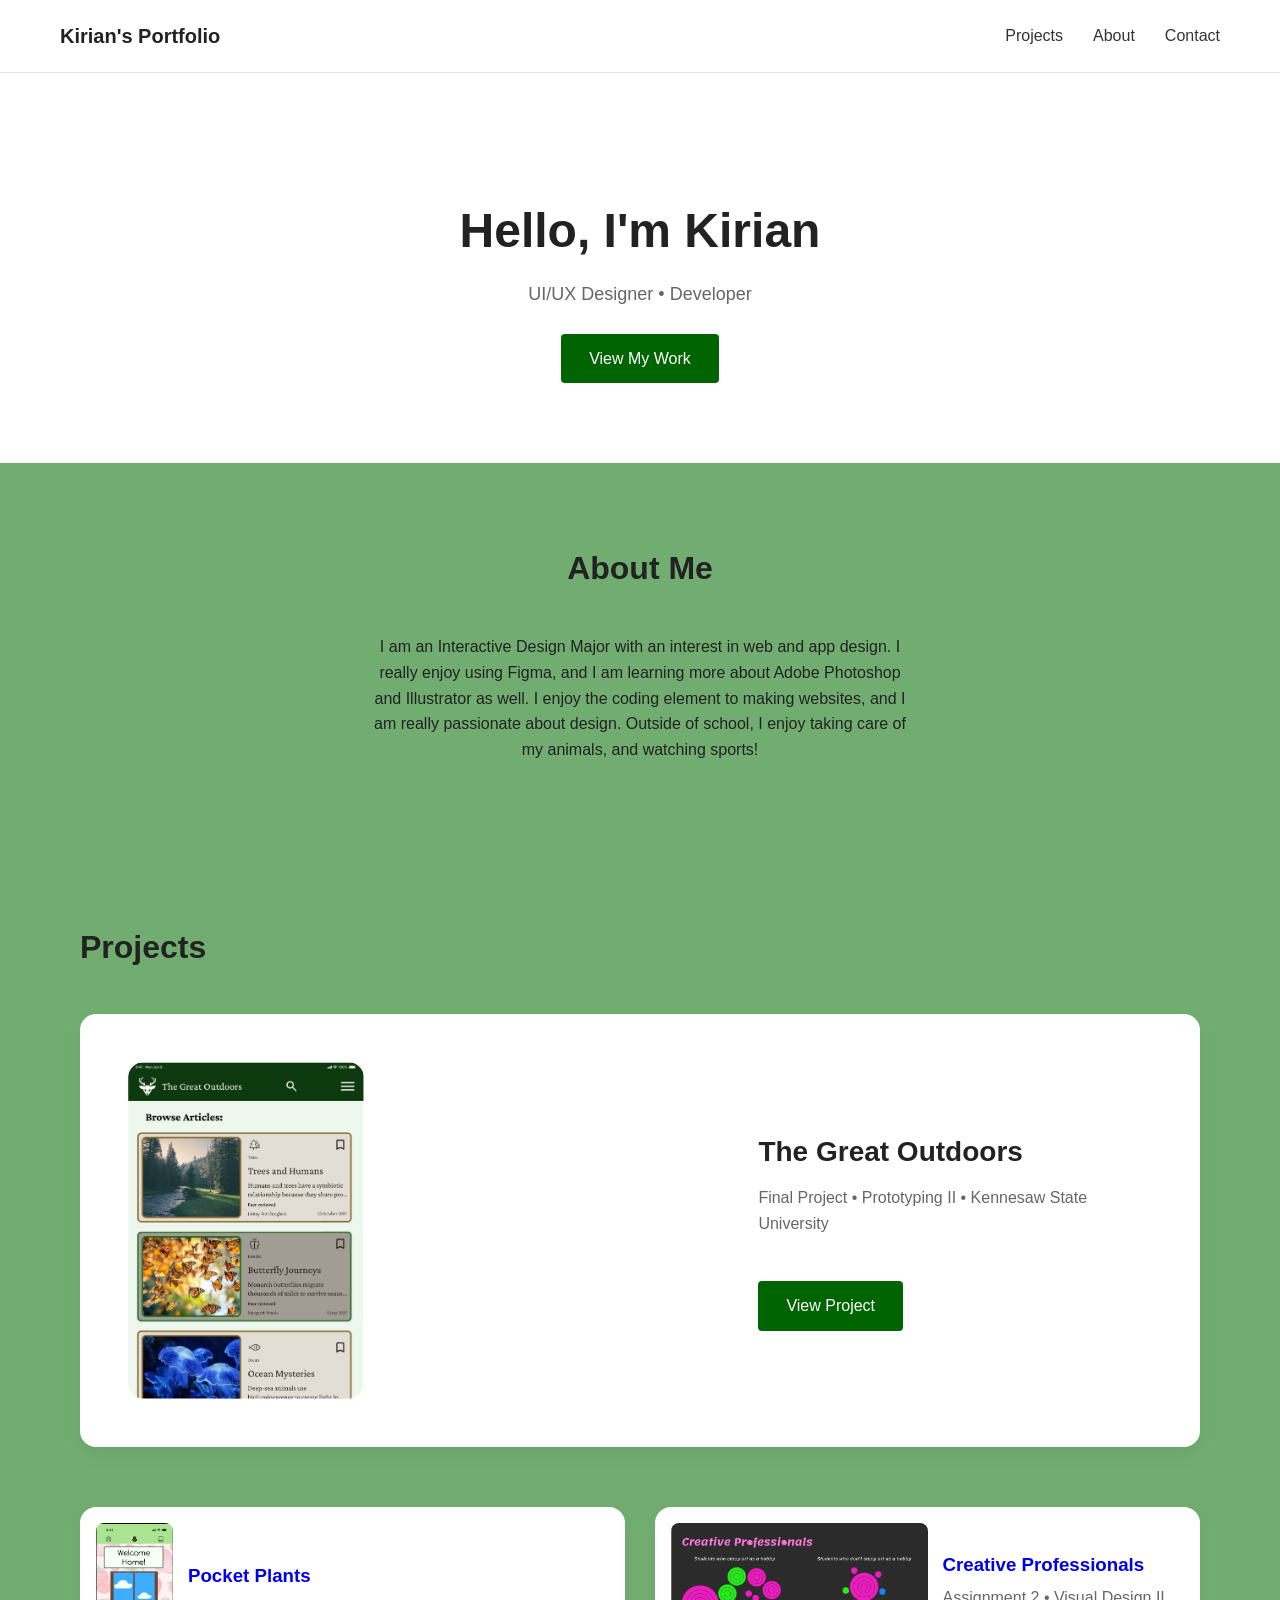
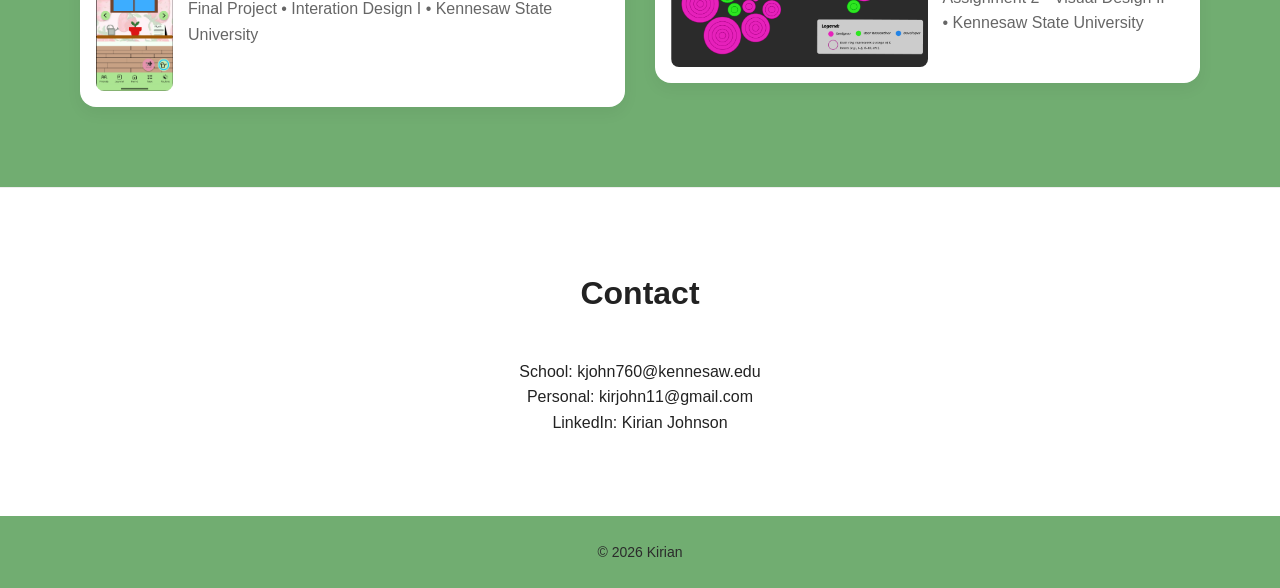
<file: code_files/index.html>
<!DOCTYPE html>
<html lang="en">

<head>
    <meta charset="UTF-8">
    <meta name="viewport" content="width=device-width, initial-scale=1.0">
    <title>Portfolio</title>
    <link rel="stylesheet" href="global.css">
</head>

<body>

    <header>
        <nav class="navbar">
            <h1 class="logo">Kirian's Portfolio</h1>

            <ul class="nav-links">
                <li><a href="#projects">Projects</a></li>
                <li><a href="#about">About</a></li>
                <li><a href="#contact">Contact</a></li>
            </ul>
        </nav>
    </header>

    <!-- Hero Section -->
    <section class="hero">
        <div class="hero-text">
            <h2>Hello, I'm Kirian</h2>
            <p>UI/UX Designer • Developer</p>
            <a href="#projects" class="btn">View My Work</a>
        </div>
    </section>

    <!-- About -->
    <section id="about" class="about">
        <h2>About Me</h2>
        <p>
            I am an Interactive Design Major with an interest in web and app design. I really enjoy using Figma,
            and I am learning more about Adobe Photoshop and Illustrator as well. I enjoy the
            coding element to making websites, and I am really passionate about design.

            Outside of school, I enjoy taking care of my animals, and watching sports!
        </p>
    </section>


    <section class="projects" id="projects">

        <h2>Projects</h2>

        <!-- FEATURED PROJECT -->
        <div class="featured-project">

            <img src="/project_images/tablet.png" alt="image of my tablet interface" class="featured-project_img">

            <div class="featured-text">
                <h3>The Great Outdoors</h3>
                <p>Final Project • Prototyping II • Kennesaw State University</p>
                <a href="project1.html" class="btn">View Project</a>
            </div>

        </div>


        <!-- SMALLER PROJECTS -->
        <div class="project-grid">

            <a href="project2.html" class="card_link">
                <div class="project-card">
                    <img src="/project_images/PocketPlants.png">

                    <div class="project_card_contents">
                        <h3>Pocket Plants</h3>
                        <p>Final Project • Interation Design I • Kennesaw State University</p>
                    </div>

                </div>
            </a>

            <a href="project3.html" class="card_link">
                <div class="project-card">
                    <img src="/project_images/datavis.png" id="project-card_landscape_img">

                    <div class="project_card_contents">
                        <h3>Creative Professionals</h3>
                        <p>Assignment 2 • Visual Design II • Kennesaw State University</p>
                    </div>
                </div>
            </a>

            <!--
            <div class="project-card">
                <img src="https://via.placeholder.com/300x200">
                <h3>Project Three</h3>
                <p>Lorem ipsum description.</p>
            </div>

            <div class="project-card">
                <img src="https://via.placeholder.com/300x200">
                <h3>Project Four</h3>
                <p>Lorem ipsum description.</p>
            </div>
            -->
        </div>

    </section>

    <!-- Contact -->
    <section id="contact" class="contact">
        <h2>Contact</h2>
        <p>School: kjohn760@kennesaw.edu</p>
        <p>Personal: kirjohn11@gmail.com</p>
        <p>LinkedIn: Kirian Johnson</p>
    </section>

    <!-- Footer -->
    <footer>
        <p>© 2026 Kirian</p>
    </footer>

</body>

</html>
</file>
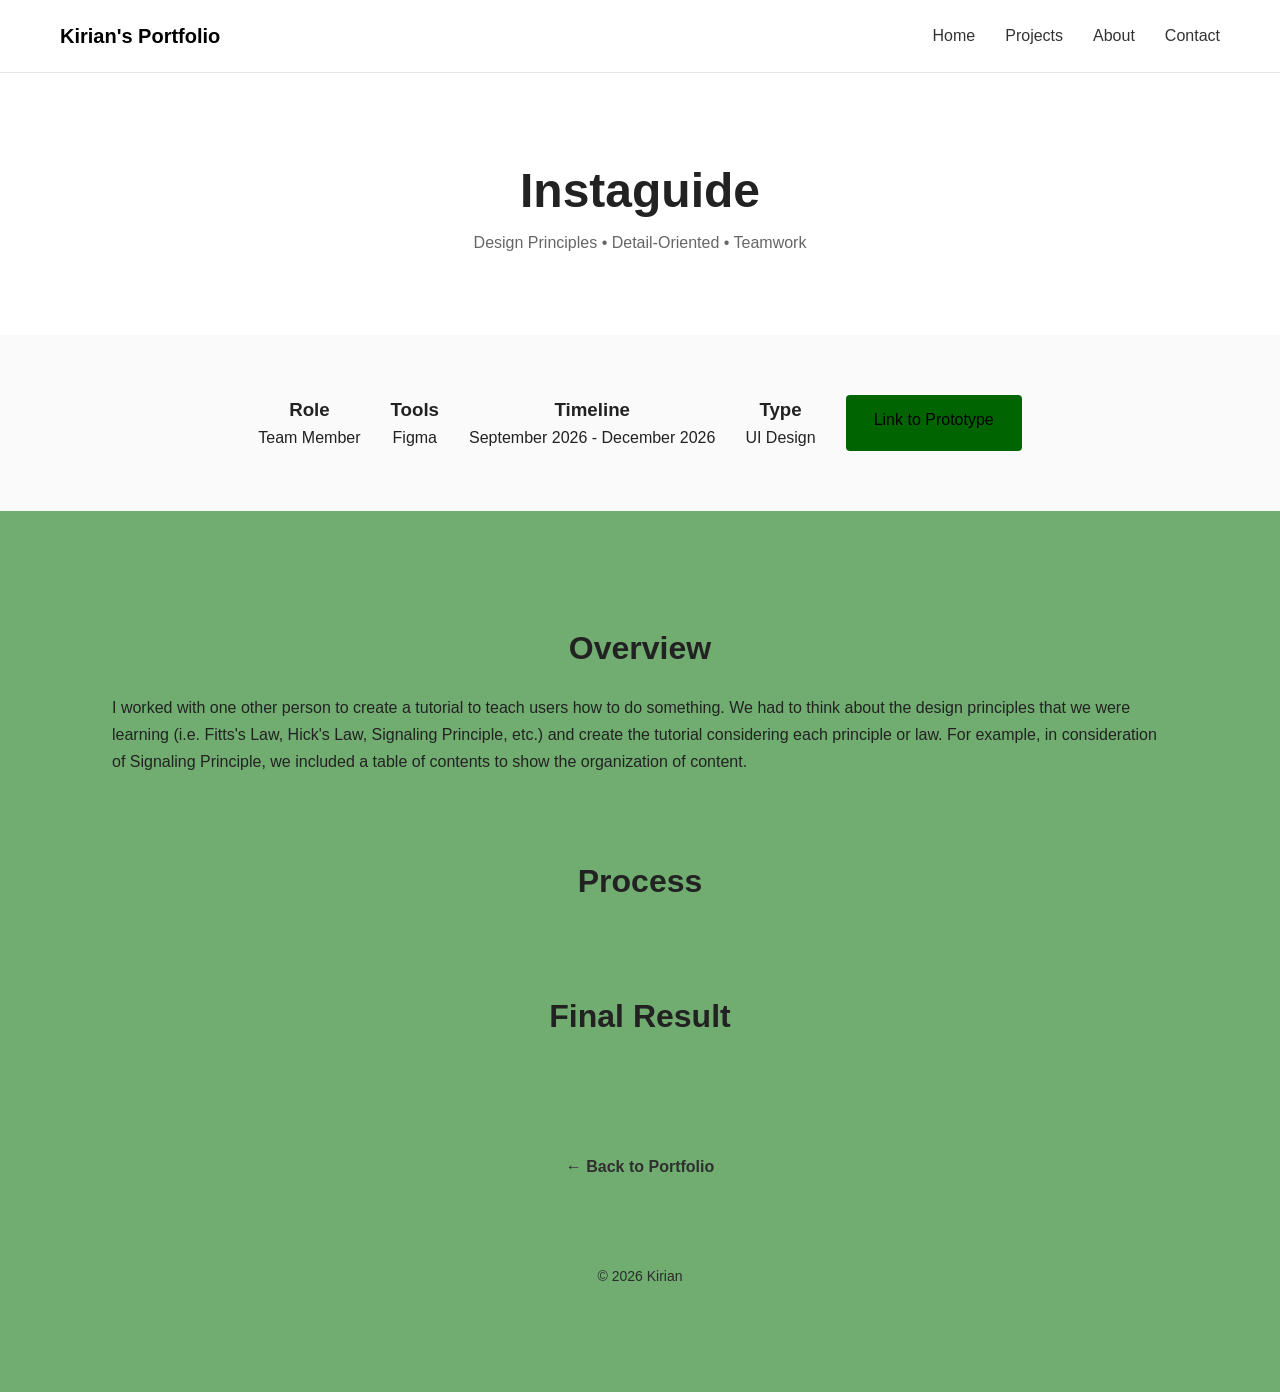
<file: project1.html>
<!DOCTYPE html>
<html lang="en">

<head>
    <meta charset="UTF-8">
    <meta name="viewport" content="width=device-width, initial-scale=1.0">
    <title>Project Title</title>
    <link rel="stylesheet" href="global.css">
</head>

<body>

    <!-- NAVBAR -->
    <header>
        <nav class="navbar">
            <a href="index.html" >
                <h1 class="logo">Kirian's Portfolio</h1>
            </a>

            <ul class="nav-links">
                <li><a href="index.html">Home</a></li>
                <li><a href="index.html#projects">Projects</a></li>
                <li><a href="index.html#about">About</a></li>
                <li><a href="index.html#contact">Contact</a></li>
            </ul>
        </nav>
    </header>


    <!-- PROJECT HERO -->
    <section class="project-hero">

        <div id="project_description">
            <h1 project-hero h1>Instaguide</h1>
            <p class="project-subtitle">
                Design Principles • Detail-Oriented • Teamwork
            </p>
        </div>

    </section>


    <!-- PROJECT DETAILS -->
    <section class="project-details">

        <div class="details-row">

            <div>
                <h3>Role</h3>
                <p>Team Member</p>
            </div>

            <div>
                <h3>Tools</h3>
                <p>Figma</p>
            </div>

            <div>
                <h3>Timeline</h3>
                <p>September 2026 - December 2026</p>
            </div>

            <div>
                <h3>Type</h3>
                <p>UI Design</p>
            </div>

            <div class="btn">
                <a href=""
                    target="_blank">Link to Prototype</a>
            </div>

        </div>

    </section>


    <!--Bottom half of the page-->
    <section class="bottom_half">
        <!-- PROJECT OVERVIEW -->
        <section class="project-section">

            <h2>Overview</h2>

            <p>
                I worked with one other person to create a tutorial to teach users how to do something.
                We had to think about the design principles that we were learning (i.e. Fitts's Law, Hick's
                Law, Signaling Principle, etc.) and create the tutorial considering each principle or law. For example,
                in consideration of Signaling Principle, we included a table of contents to show the organization
                of content.
            </p>

        </section>


        <!-- PROCESS -->
        <section class="project-section">

            <h2>Process</h2>

            <p>
                
            </p>

        </section>


        <!-- FINAL RESULT -->
        <section class="project-section">
            <h2>Final Result</h2>
            
        </section>


        <!-- BACK LINK -->
        <section class="back-link">

            <a href="index.html#projects" class="link">← Back to Portfolio</a>

        </section>


        <footer>
            <p>© 2026 Kirian</p>
        </footer>
    </section>
</body>

</html>
</file>
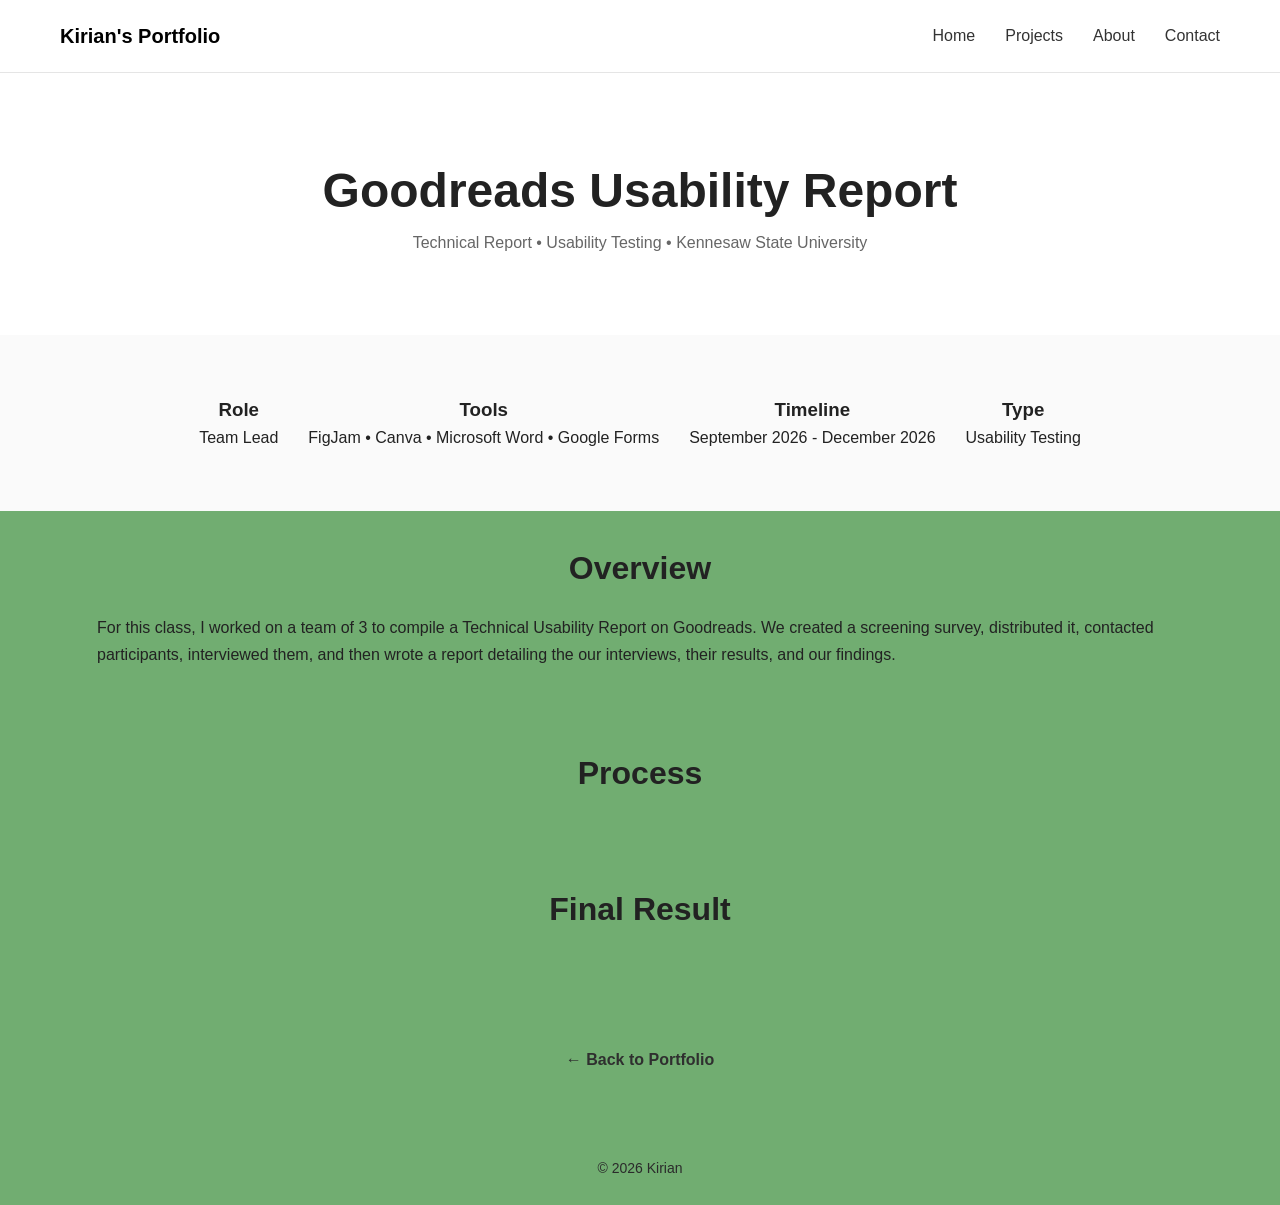
<file: project3.html>
<!DOCTYPE html>
<html lang="en">

<head>
    <meta charset="UTF-8">
    <meta name="viewport" content="width=device-width, initial-scale=1.0">
    <title>Creative Professionals</title>
    <link rel="stylesheet" href="global.css">
</head>

<body>

    <!-- NAVBAR -->
    <header>
        <nav class="navbar">
            <a href="index.html" >
                <h1 class="logo">Kirian's Portfolio</h1>
            </a>

            <ul class="nav-links">
                <li><a href="index.html">Home</a></li>
                <li><a href="index.html#projects">Projects</a></li>
                <li><a href="index.html#about">About</a></li>
                <li><a href="index.html#contact">Contact</a></li>
            </ul>
        </nav>
    </header>


    <!-- PROJECT HERO -->
    <section class="project-hero">

        <div id="project_description">
            <h1>Goodreads Usability Report</h1>
            <p class="project-subtitle">
                Technical Report • Usability Testing • Kennesaw State University
            </p>
        </div>


    </section>


    <!-- PROJECT DETAILS -->
    <section class="project-details">

        <div class="details-row">

            <div>
                <h3>Role</h3>
                <p>Team Lead</p>
            </div>

            <div>
                <h3>Tools</h3>
                <p>FigJam • Canva • Microsoft Word • Google Forms</p>
            </div>

            <div>
                <h3>Timeline</h3>
                <p>September 2026 - December 2026</p>
            </div>

            <div>
                <h3>Type</h3>
                <p>Usability Testing</p>
            </div>
        </div>

    </section>


    <!-- PROJECT OVERVIEW -->
    <section class="project-section">

        <h2>Overview</h2>

        <p>
            For this class, I worked on a team of 3 to compile a Technical Usability Report on
            Goodreads. We created a screening survey, distributed it, contacted participants,
            interviewed them, and then wrote a report detailing the our interviews, their results,
            and our findings.
        </p>

    </section>


    <!-- PROCESS -->
    <section class="project-section">

        <h2>Process</h2>

       
    </section>

    <!-- FINAL RESULT -->
    <section class="project-section">

        <h2>Final Result</h2>

        <!--Embed the magazine format of the report here-->

    </section>


    <!-- BACK LINK -->
    <section class="back-link">

        <a href="index.html#projects" class="link">← Back to Portfolio</a>

    </section>


    <footer>
        <p>© 2026 Kirian</p>
    </footer>

</body>

</html>
</file>
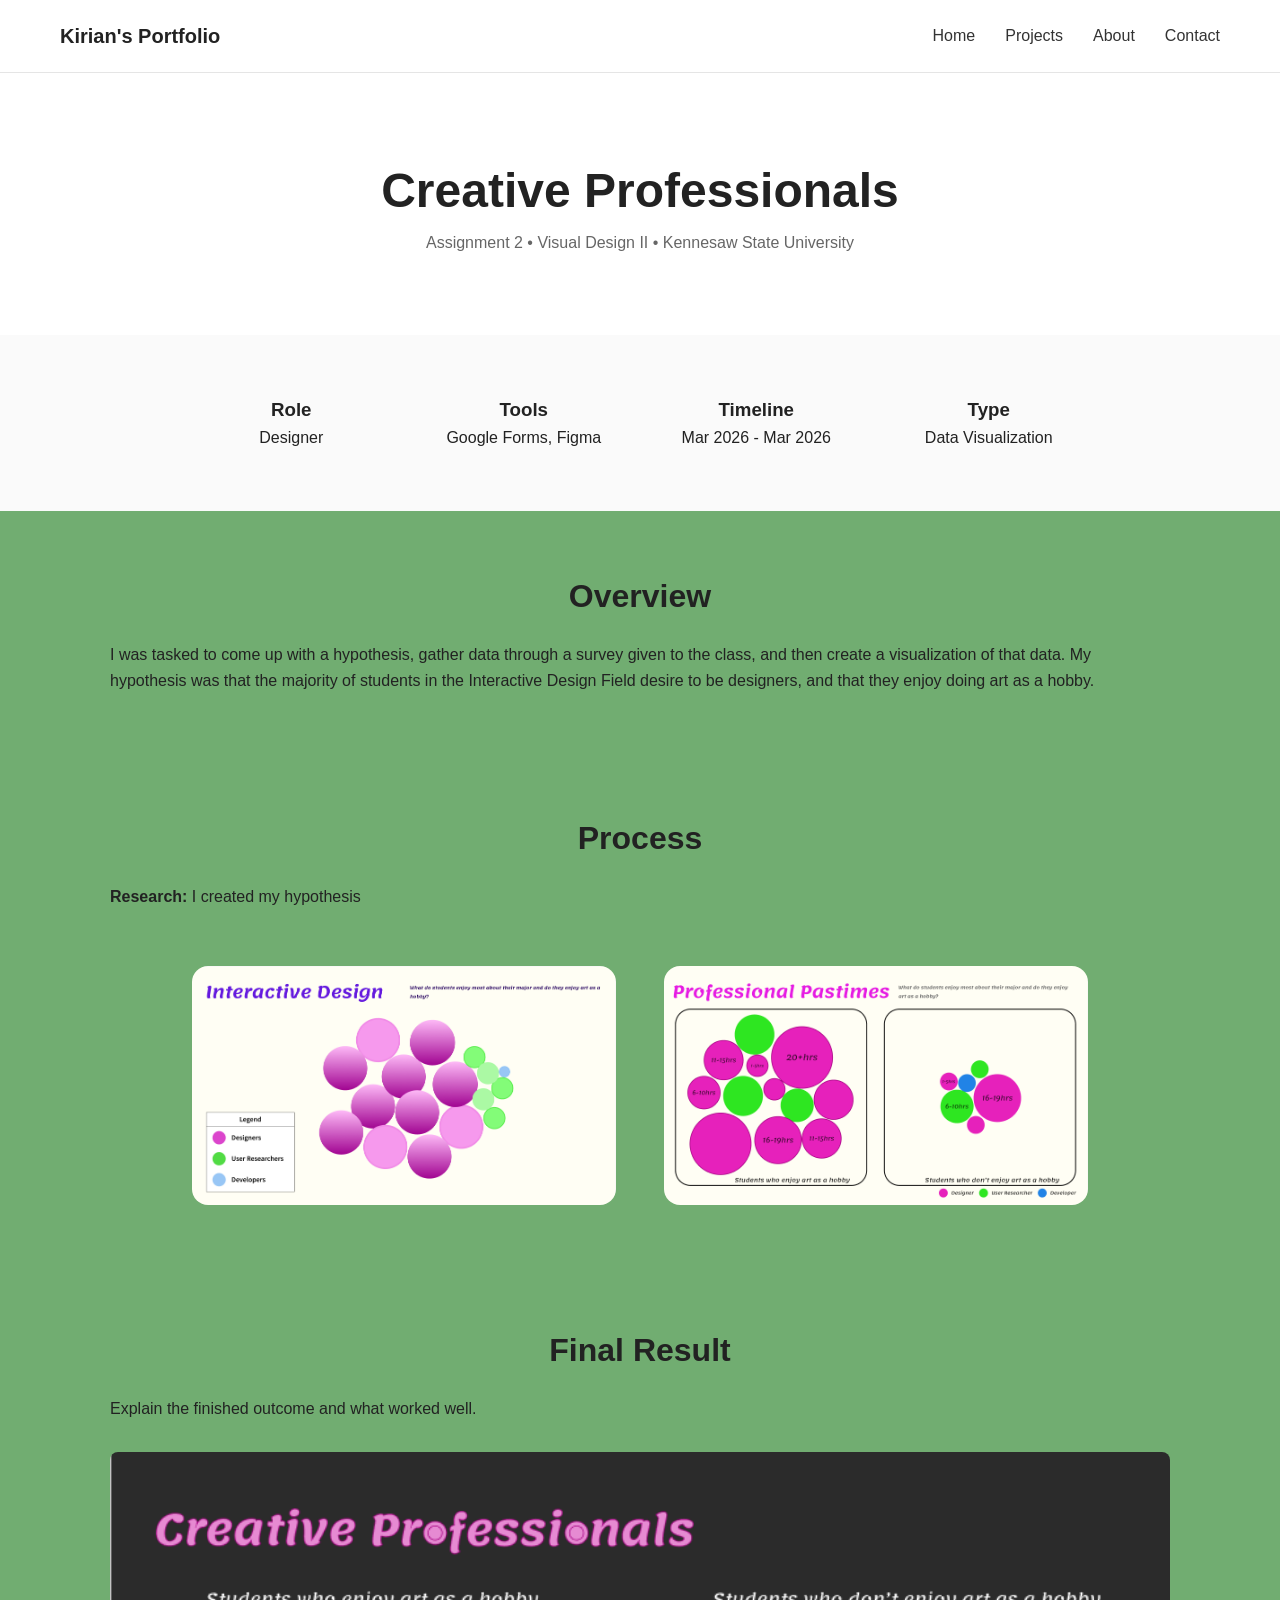
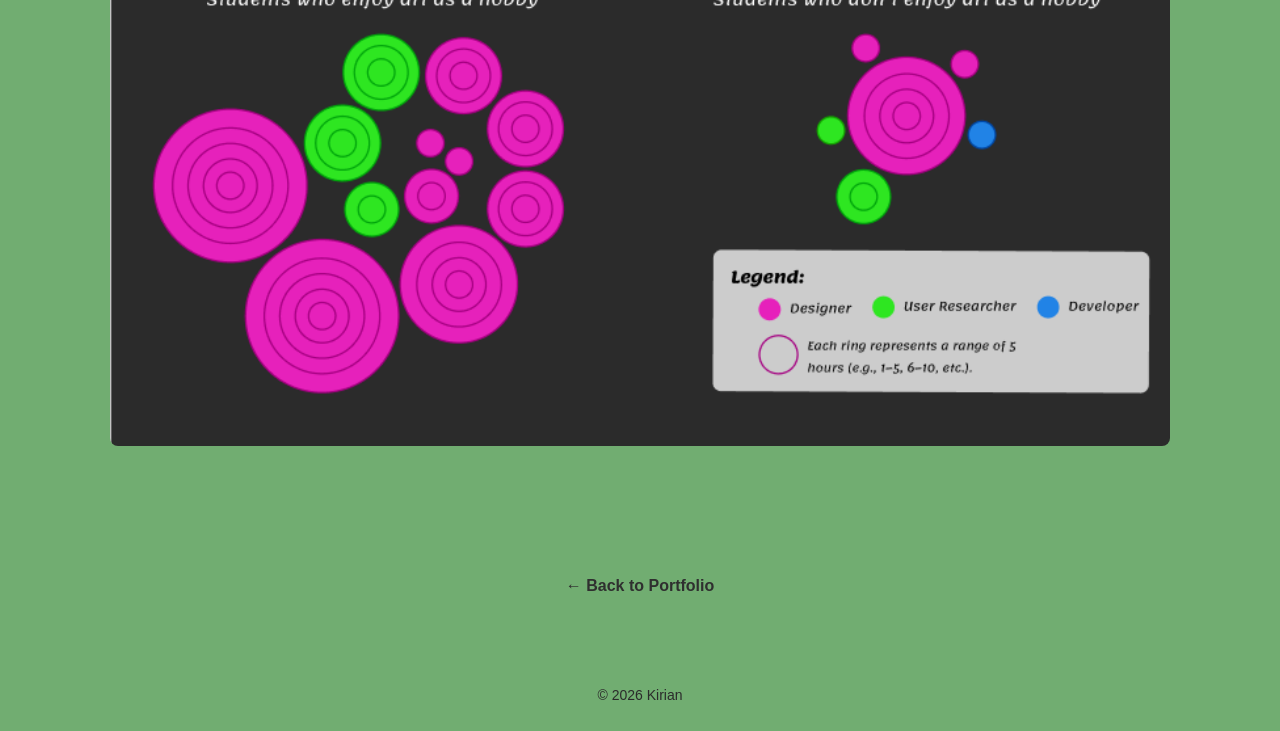
<file: code_files/project3.html>
<!DOCTYPE html>
<html lang="en">

<head>
    <meta charset="UTF-8">
    <meta name="viewport" content="width=device-width, initial-scale=1.0">
    <title>Creative Professionals</title>
    <link rel="stylesheet" href="global.css">
</head>

<body>

    <!-- NAVBAR -->
    <header>
        <nav class="navbar">
            <h1 class="logo">Kirian's Portfolio</h1>

            <ul class="nav-links">
                <li><a href="index.html">Home</a></li>
                <li><a href="index.html#projects">Projects</a></li>
                <li><a href="index.html#about">About</a></li>
                <li><a href="index.html#contact">Contact</a></li>
            </ul>
        </nav>
    </header>


    <!-- PROJECT HERO -->
    <section class="project-hero">

        <div id="project_description">
            <h1>Creative Professionals</h1>
            <p class="project-subtitle">
                Assignment 2 • Visual Design II • Kennesaw State University
            </p>
        </div>


    </section>


    <!-- PROJECT DETAILS -->
    <section class="project-details">

        <div class="details-grid">

            <div>
                <h3>Role</h3>
                <p>Designer</p>
            </div>

            <div>
                <h3>Tools</h3>
                <p>Google Forms, Figma</p>
            </div>

            <div>
                <h3>Timeline</h3>
                <p>Mar 2026 - Mar 2026</p>
            </div>

            <div>
                <h3>Type</h3>
                <p>Data Visualization</p>
            </div>
        </div>

    </section>


    <!-- PROJECT OVERVIEW -->
    <section class="project-section">

        <h2>Overview</h2>

        <p>
            I was tasked to come up with a hypothesis, gather data through a survey given to the class,
            and then create a visualization of that data. My hypothesis was that the majority of students
            in the Interactive Design Field desire to be designers, and that they enjoy doing art as a hobby.
        </p>

    </section>


    <!-- PROCESS -->
    <section class="project-section">

        <h2>Process</h2>

        <p>
            <b>Research:</b> I created my hypothesis 

        </p>

        <div class="image-row" id="datavis">

            <img src="/project_images/early.png">
            <img src="/project_images/middle.png">

        </div>

    </section>


    <!-- FINAL RESULT -->
    <section class="project-section">

        <h2>Final Result</h2>

        <p>
            Explain the finished outcome and what worked well.
        </p>

        <img class="full-image" src="/project_images/datavis.png">

    </section>


    <!-- BACK LINK -->
    <section class="back-link">

        <a href="index.html" class="link">← Back to Portfolio</a>

    </section>


    <footer>
        <p>© 2026 Kirian</p>
    </footer>

</body>

</html>
</file>
<file: code_files/global.css>
* {
    margin: 0;
    padding: 0;
    box-sizing: border-box;
    font-family: Arial, Helvetica, sans-serif;
}

body {
    background-color: #71ad71;
    color: #222;
    line-height: 1.6;
}

/* NAVBAR */
header {
    position: sticky;
    top: 0;
}

.navbar {
    display: flex;
    justify-content: space-between;
    align-items: center;
    padding: 20px 60px;
    background: white;
    border-bottom: 1px solid #e5e5e5;
    z-index: 1000;
}

.logo {
    font-size: 20px;
    font-weight: bold;
}

.nav-links {
    list-style: none;
    display: flex;
    gap: 30px;
}

.nav-links a {
    text-decoration: none;
    color: #333;
    font-weight: 500;
    transition: color .2s;
}

.nav-links a:hover {
    color: rgb(19, 222, 12);
}

/* HERO */

.hero {
    padding: 120px 40px 80px 40px;
    text-align: center;
    background: white;
}

.hero h2 {
    font-size: 48px;
    margin-bottom: 10px;
}

.hero p {
    font-size: 18px;
    color: #666;
}

.btn {
    display: inline-block;
    margin-top: 25px;
    padding: 12px 28px;
    background: darkgreen;
    color: white;
    text-decoration: none;
    border-radius: 4px;
    transition: .2s;
}

.btn:hover {
    background: rgb(0, 62, 0);
}

/* SECTION */

section {
    padding: 80px 80px;
}

h2 {
    margin-bottom: 40px;
    font-size: 32px;
}

/* FEATURED PROJECT */

.featured-project {
    display: grid;
    grid-template-columns: 1.5fr 1fr;
    gap: 40px;
    margin-bottom: 60px;
    align-items: center;
    background: white;
    padding: 3rem;
    border-radius: 1rem;
    box-shadow: 0 8px 20px rgba(0, 0, 0, 0.05);
}

.featured-project_img {
    width: 40%;
    border-radius: 1rem;
}

.featured-text h3 {
    font-size: 28px;
    margin-bottom: 10px;
}

.featured-text p {
    color: #666;
    margin-bottom: 20px;
}

/* PROJECT GRID */

.project-grid {
    display: grid;
    grid-template-columns: repeat(auto-fit, minmax(250px, 1fr));
    gap: 30px;
}

.project-card {
    background: white;
    border-radius: 1rem;
    overflow: hidden;
    box-shadow: 0 6px 16px rgba(0, 0, 0, 0.05);
    transition: transform .25s, box-shadow .25s;
    padding: 1rem;
}

.project-card img {
    width: 100%;
    display: block;
    border-radius: 0.5rem;
}

.project-card h3 {
    padding: 15px 15px 5px 15px;
}

.project-card p {
    padding: 0 15px 20px 15px;
    color: #666;
}

.project-card:hover {
    transform: translateY(-6px);
    box-shadow: 0 10px 24px rgba(0, 0, 0, 0.08);
}

/* ABOUT */

.about {
    max-width: 700px;
    margin: auto;
    text-align: center;
}

/*Project cards*/
.project-card{
    display: flex;
    flex-direction: row;
}

.project_card_contents{
    align-self: center;
}

.card_link{
    text-decoration: none;
}

.project-card img{
    width: 15%;
    height: auto;
}

#project-card_landscape_img{
    width: 50%;
    height: auto;
}

/* CONTACT */

.contact {
    text-align: center;
    background: white;
    border-top: 1px solid #eee;
}

/* FOOTER */

footer {
    text-align: center;
    padding: 25px;
    font-size: 14px;
    color: #2b2b2b;
}

/*Project Pages*/

/* PROJECT HERO */

.project-hero {
    display: flex;
    text-align: center;
    background: white;
    align-items: center;
    justify-content: center;
}

.project-hero h1 {
    font-size: 48px;
}

.project-subtitle {
    color: #666;
}


.project_hero_img {
    width: 18.75px;
    padding-right: 2rem;
}

.hero_landscape{
    width: 15rem;
}


/* PROJECT DETAILS */

.project-details {
    padding: 60px 80px;
    background: #fafafa;
}

.details-grid {
    display: grid;
    grid-template-columns: repeat(auto-fit, minmax(200px, 1fr));
    gap: 30px;
    max-width: 900px;
    margin: auto;
    text-align: center;
}

/*Bottom Half*/
.bottom_half {
    display: flex;
    flex-direction: column;
}


/* PROJECT CONTENT */

.project-section h2 {
    margin-bottom: 20px;
    text-align: center;
}

.project-section {
    padding: 60px 20px;
    /* less side padding for small screens */
    max-width: 1100px;
    margin: auto;
}

#final_result {
    display: flex;
    justify-content: center;
    align-items: center;
    gap: 1.5rem;
}

#final_result {
    display: flex;
    align-items: center;
    justify-content: center;
    gap: 20px; /* space between items */
}

/* Make side images smaller */
.mobile img {
    width: 200px; /* adjust as needed */
    height: auto;
}

.desktop img{
    width: 600px;
    height: auto;
}

/* Make the video larger and prominent */
.tablet {
    width: 400px; /* adjust size */
    max-width: 100%;
}

.image-row {
    display: flex;
    gap: 3rem;
    margin-top: 3.5rem;
    justify-content: center;
}

.image-row img {
    width: 20%;
    border-radius: 1rem;
}

#datavis img { 
    width: 40%;
}

.full-image {
    width: 100%;
    margin-top: 30px;
    border-radius: 8px;
}

.team_project_img{
    width: 200px;
}


/*Project 2 Page*/

/*prototype video */
.display_video{
    width: 20%;
    border-radius: 1rem;
}

/*Process pictures*/
.process{
    display: flex;
    justify-content: center;
}
.process img{
    width: 75%;
}

.process #BV {
    width: 100%;
}

/* BACK LINK */

.back-link {
    text-align: center;
    padding: 60px;
}

.back-link a {
    text-decoration: none;
    color: #2f2f2f;
    font-weight: 600;
}

.link:hover {
    color: #e5e5e5;
}


/* Optional: keep everything responsive */
@media (max-width: 1200px) {

    .mobile img,
    .desktop img {
        display: none;
    }

    .tablet {
        width: 100%;
    }
}
</file>
<file: global.css>
/* GLOBAL */
* {
    margin: 0;
    padding: 0;
    box-sizing: border-box;
    font-family: Arial, Helvetica, sans-serif;
}

body {
    background-color: #71ad71;
    color: #222;
    line-height: 1.6;
}

/* NAVBAR */
header {
    position: sticky;
    top: 0;
    z-index: 1000;
}

.navbar {
    display: flex;
    justify-content: space-between;
    align-items: center;
    padding: 20px 60px;
    background: white;
    border-bottom: 1px solid #e5e5e5;
}


.logo {
    font-size: 20px;
    font-weight: bold;
}

.nav-links {
    list-style: none;
    display: flex;
    gap: 30px;
}

.nav-links a {
    text-decoration: none;
    color: #333;
    font-weight: 500;
    transition: color 0.2s;
}

.nav-links a:hover {
    color: rgb(19, 222, 12);
}


/* HOMEPAGE HERO */
.hero {
    display: flex;
    flex-direction: column;
    padding: 120px 40px 80px;
    text-align: center;
    background: white;
}

.hero h2 {
    font-size: 48px;
}

.hero p {
    font-size: 18px;
    color: #666;
}

.hero-sec1 {
    display: flex;
    flex-direction: row;
    align-items: center;
    justify-content: center;
    gap: 1rem;
}

.hero-sec2{
    display: flex;
    flex-direction: column;
    gap: 1.5rem;
}

.my_img {
    width: 15%;
    border-radius: 10rem;
}

.btn {
    display: inline-block;
    padding: 12px 28px;
    background: darkgreen;
    color: white;
    text-decoration: none;
    border-radius: 4px;
    transition: background 0.2s;
}

#home_page_btn{
    width: 10rem;
    align-self: center;
}

a {
    text-decoration: none;
    color: black;
}

.btn:hover {
    background: rgb(0, 62, 0);
}

/* GENERAL SECTIONS */
section {
    padding: 80px;
}

h2 {
    font-size: 32px;
}

/* ABOUT */
.about {
    max-width: 700px;
    margin: auto;
    text-align: center;
}

/* PROJECTS SECTION */
.projects {
    padding: 80px;
}

.projects>h2 {
    text-align: center;
    margin-bottom: 40px;
}

/* PROJECT GRID*/
.project-row {
    display: flex;
    gap: 2.5rem;
    align-items: stretch;
    max-width: 1400px;
    margin: 0 auto;
}

/* PROJECT CARDS */
.project-card {
    width: 100%;
    display: flex;
    flex-direction: column;
    background: white;
    border-radius: 1rem;
    overflow: hidden;
    background: white;
    gap: 1rem;
    border-radius: 1rem;
    box-shadow: 0 6px 16px rgba(0, 0, 0, 0.05);
    transition: transform 0.25s, box-shadow 0.25s;
    padding: 1.5rem;
}

.project-card:hover {
    transform: translateY(-6px);
    box-shadow: 0 10px 24px rgba(0, 0, 0, 0.08);
}

/* PROJECT IMAGES */
.project-card img {
    display: block;
    width: 100%;
    aspect-ratio: 4/3;
    object-fit: contain;
    object-position: center;
}


/* PROJECT CARD CONTENT */
.project-card-content {
    display: flex;
    flex-direction: column;
    flex: 1;
}

.project-card-content h3 {
    font-size: 22px;
    margin-bottom: 10px;
}

.project-card-content p {
    color: #666;
    font-size: 14px;
    line-height: 1.6;
    margin-bottom: 18px;
}

.project-card-content a {
    margin-top: auto;
}

/* PROJECT LINKS */
.project-link {
    display: inline-block;
    padding-top: 8px;
    color: darkgreen;
    font-weight: bold;
    text-decoration: none;
    transition: color 0.2s;
}

.project-link:hover {
    color: rgb(19, 120, 12);
    text-decoration: underline;
}

/* CONTACT */
.contact {
    text-align: center;
    background: white;
    border-top: 1px solid #eee;
}

/* FOOTER */
footer {
    text-align: center;
    padding: 25px;
    font-size: 14px;
    color: #2b2b2b;
}

/* PROJECT DETAIL PAGES */

/* PROJECT HERO */
.project-hero {
    display: flex;
    text-align: center;
    background: white;
    align-items: center;
    justify-content: center;
}

.project-hero h1 {
    font-size: 48px;
}

.project_overview {
    display: flex;
    flex-direction: row;
}

.overview_section {
    display: flex;
    flex-direction: column;
    max-width: 50%;
}

.figma_embed {
  width: 50%;
  max-width: 100%;
  aspect-ratio: 200/400;
  margin: 0 auto;
  border-radius: 32px;
  overflow: hidden;
}

.figma_embed iframe {
  width: 75%;
  height: 75%;
  border: none;
  display: block;
}

.project-subtitle {
    color: #666;
}

.hero_landscape {
    width: 15rem;
}

/* PROJECT DETAILS */
.project-details {
    padding: 60px 80px;
    background: #fafafa;
}

.details-row {
    display: flex;
    flex-direction: row;
    gap: 30px;
    margin: auto;
    text-align: center;
    justify-content: center;
}

/* PROJECT CONTENT */

/* PROJECT CONTENT */
.project-section {
    padding: 2rem;
    max-width: 1150px;
    margin: auto;
}

.project-section h2 {
    margin-bottom: 20px;
    text-align: center;
}

.project-section h3 {
    margin: 25px 0 15px;
}

.project-section p {
    margin-bottom: 16px;
    line-height: 1.7;
}

.project-section img {
    max-width: 100%;
    height: auto;
}

/* RESEARCH */
.research,
.modeling,
.requirements,
.frameworks {
    margin-bottom: 60px;
}

/* PROBLEM STATEMENT */
.research blockquote {
    margin: 20px 30px;
    padding: 15px 25px;
    border-left: 4px solid #71ad71;
    background-color: #f5fcf5;
    line-height: 1.7;
}

/* INTERVIEW & AFFINITY MAP IMAGES */
.research img {
    display: block;
    width: 75%;
    margin: 20px auto;
}

/* BEHAVIOR VARIABLES */
#BV {
    width: 100%;
}

/* PERSONAS */
.personas {
    display: flex;
    justify-content: center;
    align-items: center;
    gap: 1.5rem;
    margin: 25px 0;
}

.personas img {
    width: 50%;
    object-fit: contain;
}

/* CONTEXT SCENARIOS */
.context_scenarios {
    margin-top: 35px;
}

.context_scenarios img {
    display: block;
    width: 100%;
    margin: 20px auto;
}

/* REQUIREMENTS */
.requirements img {
    display: block;
    width: 100%;
    margin: 20px auto;
}

/* FRAMEWORKS & DESIGN */
.frameworks > img {
    display: block;
    width: 100%;
    margin: 20px auto;
}

/* MY DESIGN CONTRIBUTIONS */
.image-row {
    display: flex;
    justify-content: center;
    align-items: flex-start;
    gap: 1.5rem;
    margin: 25px 0;
}

.image-row img {
    width: calc(25% - 1.125rem);
    object-fit: contain;
}

/* FINAL RESULT */
.final_result {
    padding: 2rem;
    max-width: 1150px;
    margin: auto;
}

.final_result h2 {
    text-align: center;
    margin-bottom: 20px;
}

.final_result p {
    line-height: 1.7;
    margin-bottom: 16px;
}

#final_result {
    display: flex;
    justify-content: center;
    margin: 25px 0;
}

.display_video {
    width: 100%;
    max-width: 900px;
    height: auto;
}


/* BACK LINK */
.back-link {
    text-align: center;
    padding: 60px;
}

.back-link a {
    text-decoration: none;
    color: #2f2f2f;
    font-weight: 600;
}

.back-link a:hover {
    color: #e5e5e5;
}

#contact a{
    color: black;
}
#contact a:hover{
    color: rgb(19, 222, 12);
}


/* TABLET */
@media (max-width: 900px) {

    /* GENERAL SPACING */
    section {
        padding: 60px 30px;
    }

    /* PROJECT GRID */
    .projects {
        padding: 60px 30px;
    }

    .project-row,
    .project-grid {
        gap: 24px;
    }

    .project-card>img {
        height: 200px;
    }

    .project-card-content {
        padding: 20px;
    }

    .project-card-content h3 {
        font-size: 20px;
    }

    /* PROJECT DETAIL PAGES */
    .mobile img,
    .desktop img {
        display: none;
    }

    .tablet {
        width: 100%;
    }

    .project-details {
        padding: 40px 30px;
    }

    .project-section {
        padding: 30px;
    }

    /* IMAGE ROW */
    .image-row {
        flex-wrap: wrap;
        gap: 24px;
    }

    .image-row img {
        width: calc(50% - 12px);
    }

    /* PERSONAS */
    .personas {
        gap: 1rem;
    }
}


/* MOBILE */
@media (max-width: 600px) {

    /* NAVBAR */
    .navbar {
        flex-direction: column;
        padding: 20px;
        gap: 15px;
    }

    .nav-links {
        flex-direction: row;
        justify-content: center;
        flex-wrap: wrap;
        gap: 20px;
    }

    /* HOMEPAGE HERO */
    .hero {
        padding: 60px 20px;
    }

    .hero h2 {
        font-size: 36px;
    }

    .hero-sec1 {
        flex-direction: column;
    }

    .my_img {
        width: 40%;
        min-width: 120px;
    }

    /* GENERAL SECTIONS */
    section {
        padding: 50px 20px;
    }

    h2 {
        font-size: 28px;
    }

    /* PROJECT GRID */
    .projects {
        padding: 50px 20px;
    }

    .projects>h2 {
        margin-bottom: 30px;
    }

    .project-row {
        flex-direction: column;
    }

    .project-card>img {
        height: 220px;
    }

    .project-card-content {
        padding: 20px;
    }

    .project-card-content h3 {
        font-size: 20px;
    }

    /* PROJECT DETAIL HERO */
    .project-hero {
        flex-direction: column;
        padding: 40px 20px;
    }

    .project-hero h1 {
        font-size: 36px;
    }

    .project_hero_img {
        width: 100px;
        padding-right: 0;
    }

    .hero_landscape {
        width: 100%;
        max-width: 250px;
    }

    /* PROJECT DETAILS */
    .project-details {
        padding: 40px 20px;
    }

    .details-grid {
        grid-template-columns: 1fr;
    }

    .project-section {
        padding: 24px 20px;
    }

    .project-section h2 {
        font-size: 28px;
    }

    /* RESEARCH IMAGES */
    .research img {
        width: 100%;
    }

    .research blockquote {
        margin: 20px 0;
        padding: 12px 15px;
    }

    /* PERSONAS */
    .personas {
        flex-direction: column;
        align-items: center;
    }

    .personas img {
        width: 100%;
    }

    /* CONTEXT SCENARIOS */
    .context_scenarios img {
        width: 100%;
    }

    /* FINAL RESULT */
    .final_result {
        padding: 24px 20px;
    }

    #final_result {
        flex-direction: column;
    }

    /* IMAGE ROWS */
    .image-row {
        flex-direction: column;
        align-items: center;
        gap: 24px;
        margin: 16px 0;
    }

    .image-row img,
    #datavis img {
        width: 100%;
    }

    /* VIDEOS */
    .display_video {
        width: 100%;
    }

    .tablet {
        width: 100%;
    }

    /* TEAM IMAGE */
    .team_project_img {
        width: 100%;
        max-width: 200px;
    }

    /* CONTACT */
    .contact {
        padding: 50px 20px;
    }

    /* BACK LINK */
    .back-link {
        padding: 40px 20px;
    }
}
</file>
